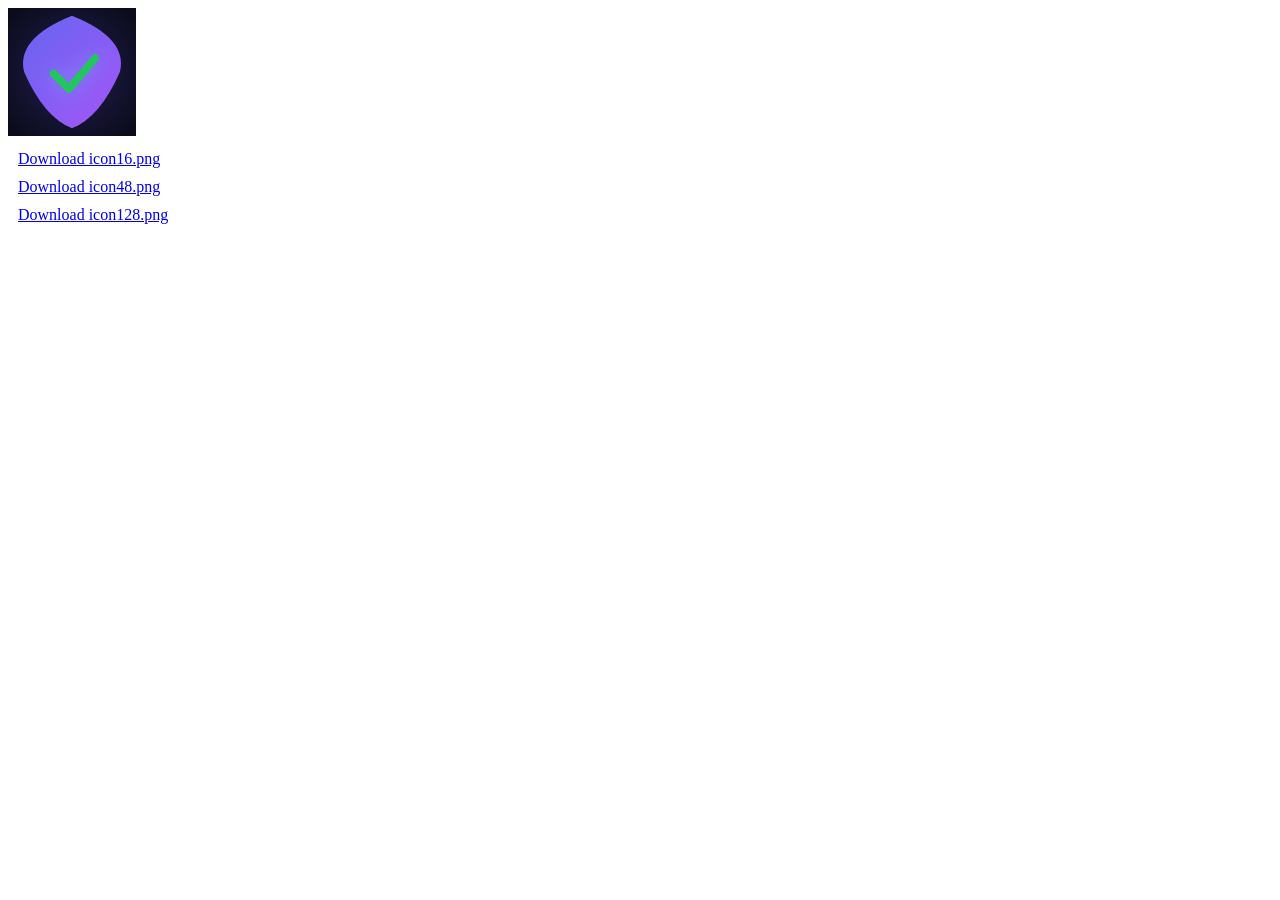
<file: browser extension reddit X/assets/generate_icons.html>
<!DOCTYPE html>
<html>
<head><title>Icon Generator</title></head>
<body>
<canvas id="c"></canvas>
<script>
function generateIcon(size) {
  const canvas = document.getElementById('c');
  canvas.width = size;
  canvas.height = size;
  const ctx = canvas.getContext('2d');

  // Background circle
  const cx = size / 2, cy = size / 2, r = size * 0.44;

  // Radial glow
  const bg = ctx.createRadialGradient(cx, cy, r * 0.2, cx, cy, r * 1.5);
  bg.addColorStop(0, '#1e1b4b');
  bg.addColorStop(1, '#0a0c1a');
  ctx.fillStyle = bg;
  ctx.fillRect(0, 0, size, size);

  // Shield body
  const gradient = ctx.createLinearGradient(cx - r, cy - r, cx + r, cy + r);
  gradient.addColorStop(0, '#6366f1');
  gradient.addColorStop(1, '#a855f7');

  ctx.beginPath();
  ctx.moveTo(cx, cy - r);
  ctx.quadraticCurveTo(cx + r, cy - r * 0.6, cx + r * 0.85, cy);
  ctx.quadraticCurveTo(cx + r * 0.5, cy + r * 0.8, cx, cy + r);
  ctx.quadraticCurveTo(cx - r * 0.5, cy + r * 0.8, cx - r * 0.85, cy);
  ctx.quadraticCurveTo(cx - r, cy - r * 0.6, cx, cy - r);
  ctx.closePath();
  ctx.fillStyle = gradient;
  ctx.fill();

  // Inner glow
  ctx.shadowColor = '#818cf8';
  ctx.shadowBlur = size * 0.15;

  // Checkmark
  const s = size * 0.12;
  ctx.beginPath();
  ctx.moveTo(cx - s * 1.2, cy + s * 0.1);
  ctx.lineTo(cx - s * 0.2, cy + s * 1.1);
  ctx.lineTo(cx + s * 1.5, cy - s * 0.9);
  ctx.strokeStyle = '#22c55e';
  ctx.lineWidth = Math.max(2, size * 0.06);
  ctx.lineCap = 'round';
  ctx.lineJoin = 'round';
  ctx.stroke();

  ctx.shadowBlur = 0;

  return canvas.toDataURL('image/png');
}

// Generate all sizes
[16, 48, 128].forEach(size => {
  const dataUrl = generateIcon(size);
  const link = document.createElement('a');
  link.download = `icon${size}.png`;
  link.href = dataUrl;
  link.textContent = `Download icon${size}.png`;
  link.style.display = 'block';
  link.style.margin = '10px';
  document.body.appendChild(link);
});
</script>
</body>
</html>
</file>
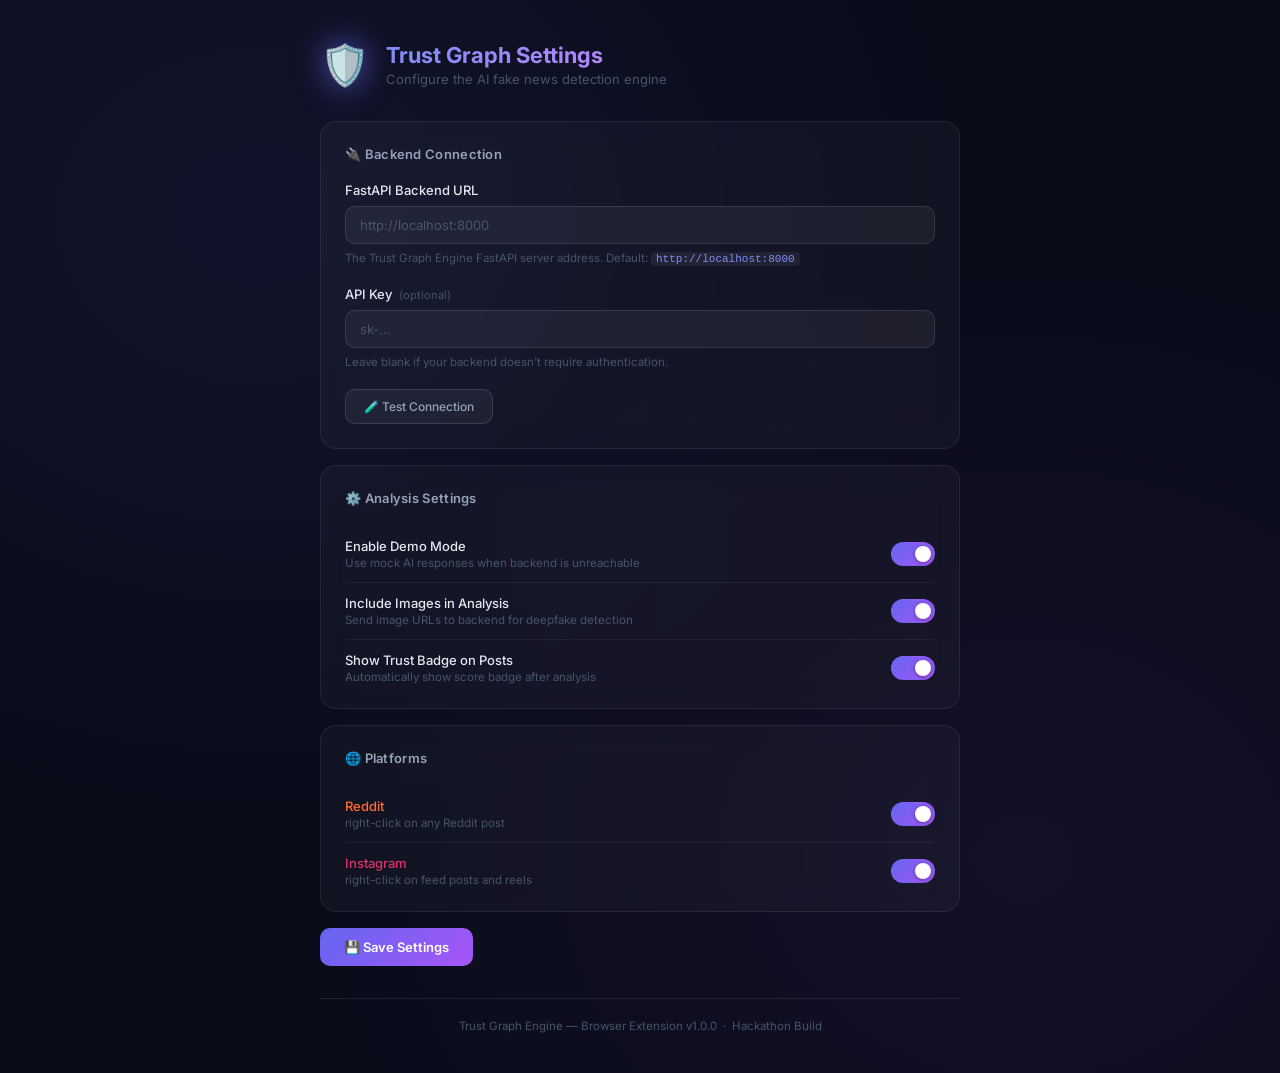
<file: browser extension reddit X/options/options.html>
<!DOCTYPE html>
<html lang="en">
<head>
  <meta charset="UTF-8" />
  <meta name="viewport" content="width=device-width, initial-scale=1.0" />
  <title>Trust Graph — Settings</title>
  <link rel="stylesheet" href="options.css" />
</head>
<body>
  <div id="app">

    <header id="options-header">
      <span id="header-logo">🛡️</span>
      <div>
        <h1>Trust Graph Settings</h1>
        <p>Configure the AI fake news detection engine</p>
      </div>
    </header>

    <main id="options-main">

      <!-- Backend Configuration -->
      <section class="options-card">
        <h2 class="card-title">🔌 Backend Connection</h2>

        <div class="field-group">
          <label for="api-url">FastAPI Backend URL</label>
          <input type="url" id="api-url" placeholder="http://localhost:8000" />
          <p class="field-hint">The Trust Graph Engine FastAPI server address. Default: <code>http://localhost:8000</code></p>
        </div>

        <div class="field-group">
          <label for="api-key">API Key <span class="optional">(optional)</span></label>
          <input type="password" id="api-key" placeholder="sk-…" />
          <p class="field-hint">Leave blank if your backend doesn't require authentication.</p>
        </div>

        <div id="connection-status" class="status-row hidden">
          <span id="status-icon"></span>
          <span id="status-text"></span>
        </div>

        <button id="btn-test" class="btn-secondary">🧪 Test Connection</button>
      </section>

      <!-- Analysis Settings -->
      <section class="options-card">
        <h2 class="card-title">⚙️ Analysis Settings</h2>

        <div class="toggle-row">
          <div>
            <span class="toggle-label">Enable Demo Mode</span>
            <span class="toggle-sub">Use mock AI responses when backend is unreachable</span>
          </div>
          <label class="toggle-switch">
            <input type="checkbox" id="demo-mode" checked />
            <span class="toggle-slider"></span>
          </label>
        </div>

        <div class="toggle-row">
          <div>
            <span class="toggle-label">Include Images in Analysis</span>
            <span class="toggle-sub">Send image URLs to backend for deepfake detection</span>
          </div>
          <label class="toggle-switch">
            <input type="checkbox" id="include-images" checked />
            <span class="toggle-slider"></span>
          </label>
        </div>

        <div class="toggle-row">
          <div>
            <span class="toggle-label">Show Trust Badge on Posts</span>
            <span class="toggle-sub">Automatically show score badge after analysis</span>
          </div>
          <label class="toggle-switch">
            <input type="checkbox" id="show-badge" checked />
            <span class="toggle-slider"></span>
          </label>
        </div>
      </section>

      <!-- Platform Settings -->
      <section class="options-card">
        <h2 class="card-title">🌐 Platforms</h2>

        <div class="toggle-row">
          <div>
            <span class="toggle-label reddit-label">Reddit</span>
            <span class="toggle-sub">right-click on any Reddit post</span>
          </div>
          <label class="toggle-switch">
            <input type="checkbox" id="enable-reddit" checked />
            <span class="toggle-slider"></span>
          </label>
        </div>

        <div class="toggle-row">
          <div>
            <span class="toggle-label instagram-label">Instagram</span>
            <span class="toggle-sub">right-click on feed posts and reels</span>
          </div>
          <label class="toggle-switch">
            <input type="checkbox" id="enable-instagram" checked />
            <span class="toggle-slider"></span>
          </label>
        </div>
      </section>

      <!-- Save button -->
      <div id="save-row">
        <button id="btn-save" class="btn-primary">💾 Save Settings</button>
        <span id="save-feedback" class="save-feedback hidden">✅ Saved!</span>
      </div>

    </main>

    <footer id="options-footer">
      Trust Graph Engine — Browser Extension v1.0.0 &nbsp;·&nbsp; Hackathon Build
    </footer>
  </div>

  <script src="options.js"></script>
</body>
</html>
</file>
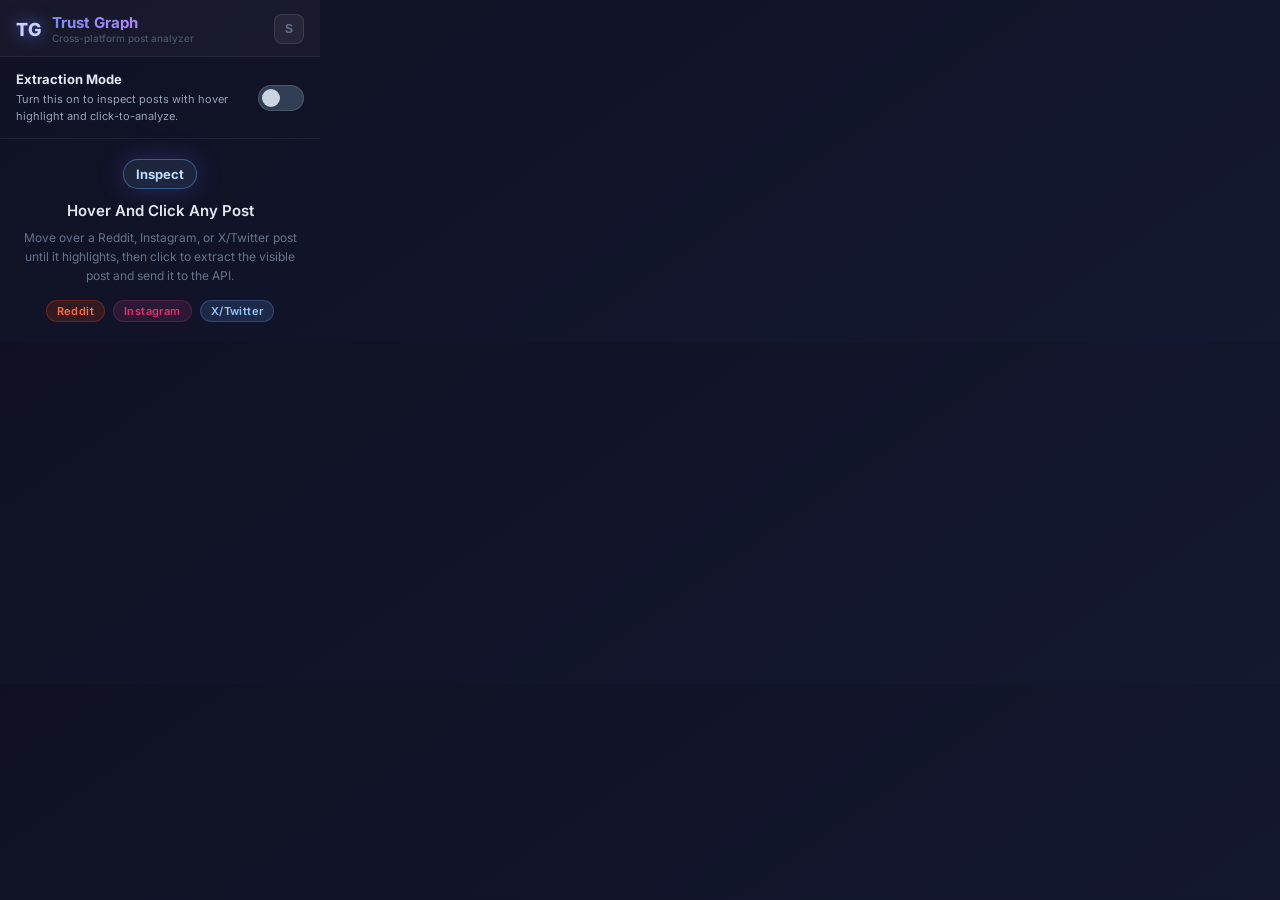
<file: browser extension reddit X/popup/popup.html>
<!DOCTYPE html>
<html lang="en">
<head>
  <meta charset="UTF-8" />
  <meta name="viewport" content="width=device-width, initial-scale=1.0" />
  <title>Trust Graph</title>
  <link rel="stylesheet" href="popup.css" />
  <script src="3d-force-graph.min.js"></script>
</head>
<body>
  <div id="app">
    <header id="popup-header">
      <div id="logo-wrap">
        <span id="logo-icon">TG</span>
        <div>
          <h1 id="app-title">Trust Graph</h1>
          <p id="app-sub">Cross-platform post analyzer</p>
        </div>
      </div>
      <button id="btn-settings" title="Settings">S</button>
    </header>

    <section id="mode-card" class="state-section">
      <div id="mode-copy">
        <h2 id="mode-title">Extraction Mode</h2>
        <p id="mode-subtitle">Turn this on to inspect posts with hover highlight and click-to-analyze.</p>
      </div>
      <label class="toggle-switch" for="toggle-extraction-mode">
        <input type="checkbox" id="toggle-extraction-mode" />
        <span class="toggle-slider"></span>
      </label>
    </section>

    <section id="state-idle" class="state-section">
      <div id="idle-icon">Inspect</div>
      <h2>Hover And Click Any Post</h2>
      <p>Move over a Reddit, Instagram, or X/Twitter post until it highlights, then click to extract the visible post and send it to the API.</p>
      <div id="supported-sites">
        <span class="site-chip reddit">Reddit</span>
        <span class="site-chip instagram">Instagram</span>
        <span class="site-chip x">X/Twitter</span>
      </div>
    </section>

    <section id="state-result" class="state-section hidden">
      <div id="result-header">
        <span id="result-platform-badge"></span>
        <span id="result-time"></span>
      </div>

      <div id="result-score-row">
        <div id="result-ring-wrap">
          <svg viewBox="0 0 80 80" id="result-ring-svg">
            <circle cx="40" cy="40" r="32" class="ring-bg"/>
            <circle cx="40" cy="40" r="32" class="ring-fill" id="result-ring-circle"
              stroke-dasharray="201" stroke-dashoffset="201"/>
          </svg>
          <span id="result-score-num">0</span>
        </div>
        <div id="result-info">
          <span id="result-verdict-chip" class="verdict-chip"></span>
          <p id="result-summary-title"></p>
          <p id="result-url"></p>
        </div>
      </div>

      <div id="result-meta"></div>
      <p id="result-explanation"></p>

      <!-- 3D Propagation Visualization -->
      <div id="visualization-section">
        <h3 id="result-vis-title">Live OSINT Propagation Graph</h3>
        <div id="3d-graph-container"></div>
      </div>

      <div id="result-reactions-section" class="hidden">
        <div id="result-reactions-header">
          <h3 id="result-reactions-title">Platform Reactions</h3>
        </div>
        <div id="result-reactions-list"></div>
      </div>

      <div id="result-payload-section">
        <div id="result-payload-header">
          <h3 id="result-payload-title">Extracted Data</h3>
          <button id="btn-copy-payload" type="button">Copy JSON</button>
        </div>
        <pre id="result-payload">(no extracted payload saved yet)</pre>
      </div>

      <div id="result-bars">
        <div class="mini-bar-row">
          <span>Authenticity</span>
          <div class="mini-bar-bg"><div class="mini-bar-fill" id="bar-auth"></div></div>
          <span id="val-auth">0</span>
        </div>
        <div class="mini-bar-row">
          <span>Context</span>
          <div class="mini-bar-bg"><div class="mini-bar-fill" id="bar-ctx"></div></div>
          <span id="val-ctx">0</span>
        </div>
        <div class="mini-bar-row">
          <span>Source</span>
          <div class="mini-bar-bg"><div class="mini-bar-fill" id="bar-src"></div></div>
          <span id="val-src">0</span>
        </div>
      </div>

      <button id="btn-analyze-again">Analyze Another Post</button>
    </section>
  </div>
  <script src="popup.js"></script>
</body>
</html>
</file>
<file: browser extension reddit X/options/options.css>
/* ============================================================
   Trust Graph — Options Page Styles
   ============================================================ */

@import url('https://fonts.googleapis.com/css2?family=Inter:wght@400;500;600;700&display=swap');

*, *::before, *::after { box-sizing: border-box; margin: 0; padding: 0; }

:root {
  --bg-base:    #0a0c1a;
  --bg-card:    rgba(255,255,255,0.03);
  --border:     rgba(255,255,255,0.08);
  --indigo:     #6366f1;
  --purple:     #a855f7;
  --text-1:     #e2e8f0;
  --text-2:     #94a3b8;
  --text-3:     #475569;
}

body {
  min-height: 100vh;
  background: var(--bg-base);
  background-image:
    radial-gradient(ellipse at 20% 20%, rgba(99,102,241,0.08) 0%, transparent 50%),
    radial-gradient(ellipse at 80% 80%, rgba(168,85,247,0.06) 0%, transparent 50%);
  color: var(--text-1);
  font-family: 'Inter', sans-serif;
  font-size: 14px;
}

#app {
  max-width: 680px;
  margin: 0 auto;
  padding: 40px 20px;
}

/* ── Header ─────────────────────────────────────────────────── */
#options-header {
  display: flex;
  align-items: center;
  gap: 16px;
  margin-bottom: 32px;
}

#header-logo {
  font-size: 40px;
  filter: drop-shadow(0 0 16px rgba(99,102,241,0.8));
}

#options-header h1 {
  font-size: 22px;
  font-weight: 700;
  background: linear-gradient(90deg, #818cf8, #c084fc);
  -webkit-background-clip: text;
  background-clip: text;
  -webkit-text-fill-color: transparent;
  margin-bottom: 3px;
}

#options-header p {
  font-size: 13px;
  color: var(--text-3);
}

/* ── Cards ───────────────────────────────────────────────────── */
.options-card {
  background: var(--bg-card);
  border: 1px solid var(--border);
  border-radius: 16px;
  padding: 24px;
  margin-bottom: 16px;
  backdrop-filter: blur(12px);
  transition: border-color 0.2s;
}

.options-card:hover { border-color: rgba(99,102,241,0.2); }

.card-title {
  font-size: 13px;
  font-weight: 600;
  color: var(--text-2);
  margin-bottom: 20px;
  letter-spacing: 0.3px;
}

/* ── Fields ──────────────────────────────────────────────────── */
.field-group { margin-bottom: 18px; }
.field-group:last-child { margin-bottom: 0; }

.field-group label {
  display: block;
  font-size: 13px;
  font-weight: 500;
  color: var(--text-1);
  margin-bottom: 8px;
}

.optional {
  font-size: 11px;
  color: var(--text-3);
  font-weight: 400;
  margin-left: 4px;
}

.field-group input[type="url"],
.field-group input[type="password"] {
  width: 100%;
  padding: 10px 14px;
  background: rgba(255,255,255,0.05);
  border: 1px solid rgba(255,255,255,0.1);
  border-radius: 10px;
  color: var(--text-1);
  font-family: 'Inter', sans-serif;
  font-size: 13px;
  outline: none;
  transition: border-color 0.2s, box-shadow 0.2s;
}

.field-group input:focus {
  border-color: rgba(99,102,241,0.6);
  box-shadow: 0 0 0 3px rgba(99,102,241,0.15);
}

.field-group input::placeholder { color: var(--text-3); }

.field-hint {
  font-size: 11.5px;
  color: var(--text-3);
  margin-top: 6px;
  line-height: 1.5;
}

.field-hint code {
  background: rgba(255,255,255,0.06);
  padding: 1px 5px;
  border-radius: 4px;
  font-family: 'Fira Code', monospace;
  font-size: 11px;
  color: #818cf8;
}

/* ── Connection Status ───────────────────────────────────────── */
.status-row {
  display: flex;
  align-items: center;
  gap: 8px;
  padding: 8px 12px;
  border-radius: 8px;
  margin-bottom: 12px;
  font-size: 12px;
  font-weight: 500;
}

.status-row.success { background: rgba(34,197,94,0.1);  border: 1px solid rgba(34,197,94,0.2);  color: #22c55e; }
.status-row.error   { background: rgba(239,68,68,0.1);  border: 1px solid rgba(239,68,68,0.2);  color: #ef4444; }
.status-row.loading { background: rgba(99,102,241,0.1); border: 1px solid rgba(99,102,241,0.2); color: #818cf8; }

/* ── Toggles ─────────────────────────────────────────────────── */
.toggle-row {
  display: flex;
  align-items: center;
  justify-content: space-between;
  padding: 12px 0;
  border-bottom: 1px solid rgba(255,255,255,0.05);
}
.toggle-row:last-child { border-bottom: none; padding-bottom: 0; }

.toggle-label {
  display: block;
  font-size: 13px;
  font-weight: 500;
  color: var(--text-1);
  margin-bottom: 2px;
}
.toggle-label.reddit-label    { color: #ff6b35; }
.toggle-label.instagram-label { color: #e1306c; }

.toggle-sub {
  display: block;
  font-size: 11.5px;
  color: var(--text-3);
}

.toggle-switch {
  position: relative;
  display: inline-block;
  width: 44px;
  height: 24px;
  flex-shrink: 0;
  margin-left: 16px;
}

.toggle-switch input { opacity: 0; width: 0; height: 0; }

.toggle-slider {
  position: absolute;
  inset: 0;
  background: rgba(255,255,255,0.1);
  border: 1px solid rgba(255,255,255,0.15);
  border-radius: 24px;
  cursor: pointer;
  transition: background 0.25s;
}

.toggle-slider::before {
  content: '';
  position: absolute;
  left: 3px; top: 3px;
  width: 16px; height: 16px;
  background: white;
  border-radius: 50%;
  transition: transform 0.25s;
  box-shadow: 0 1px 4px rgba(0,0,0,0.4);
}

.toggle-switch input:checked + .toggle-slider {
  background: linear-gradient(135deg, var(--indigo), var(--purple));
  border-color: transparent;
}

.toggle-switch input:checked + .toggle-slider::before {
  transform: translateX(20px);
}

/* ── Buttons ─────────────────────────────────────────────────── */
.btn-primary {
  padding: 11px 24px;
  background: linear-gradient(135deg, var(--indigo), var(--purple));
  border: none;
  border-radius: 10px;
  color: white;
  font-family: 'Inter', sans-serif;
  font-size: 13px;
  font-weight: 600;
  cursor: pointer;
  transition: opacity 0.2s, transform 0.15s;
}
.btn-primary:hover { opacity: 0.9; transform: translateY(-1px); }
.btn-primary:active { transform: translateY(0); }

.btn-secondary {
  padding: 9px 18px;
  background: rgba(255,255,255,0.05);
  border: 1px solid rgba(255,255,255,0.12);
  border-radius: 10px;
  color: var(--text-2);
  font-family: 'Inter', sans-serif;
  font-size: 12px;
  font-weight: 500;
  cursor: pointer;
  transition: all 0.2s;
}
.btn-secondary:hover { background: rgba(99,102,241,0.1); color: #818cf8; border-color: rgba(99,102,241,0.3); }

/* ── Save Row ────────────────────────────────────────────────── */
#save-row {
  display: flex;
  align-items: center;
  gap: 14px;
  margin-top: 8px;
}

.save-feedback {
  font-size: 13px;
  color: #22c55e;
  font-weight: 500;
  animation: fade-in 0.3s ease;
}

@keyframes fade-in {
  from { opacity: 0; transform: translateY(-4px); }
  to   { opacity: 1; transform: translateY(0); }
}

/* ── Footer ──────────────────────────────────────────────────── */
#options-footer {
  text-align: center;
  font-size: 11.5px;
  color: var(--text-3);
  margin-top: 32px;
  padding-top: 20px;
  border-top: 1px solid var(--border);
}

.hidden { display: none !important; }
</file>
<file: browser extension reddit X/popup/popup.css>
/* ============================================================
   Trust Graph - Toolbar Popup Styles
   ============================================================ */

@import url('https://fonts.googleapis.com/css2?family=Inter:wght@400;500;600;700&display=swap');

*, *::before, *::after { box-sizing: border-box; margin: 0; padding: 0; }

body {
  width: 320px;
  min-height: 200px;
  max-height: 640px;
  background: linear-gradient(145deg, #0f1123, #141830);
  color: #e2e8f0;
  font-family: 'Inter', sans-serif;
  font-size: 13px;
  overflow-y: auto;
  overflow-x: hidden;
}

#app { display: flex; flex-direction: column; }

#popup-header {
  display: flex;
  align-items: center;
  justify-content: space-between;
  padding: 14px 16px 12px;
  border-bottom: 1px solid rgba(255,255,255,0.07);
  background: rgba(255,255,255,0.03);
}

#logo-wrap {
  display: flex;
  align-items: center;
  gap: 10px;
}

#logo-icon {
  font-size: 18px;
  font-weight: 800;
  letter-spacing: 0.06em;
  color: #c7d2fe;
  filter: drop-shadow(0 0 8px rgba(99,102,241,0.9));
}

#app-title {
  font-size: 15px;
  font-weight: 700;
  background: linear-gradient(90deg, #818cf8, #c084fc);
  -webkit-background-clip: text;
  background-clip: text;
  -webkit-text-fill-color: transparent;
  line-height: 1;
  margin-bottom: 2px;
}

#app-sub {
  font-size: 10px;
  color: #475569;
  font-weight: 500;
}

#btn-settings {
  background: rgba(255,255,255,0.06);
  border: 1px solid rgba(255,255,255,0.1);
  color: #64748b;
  width: 30px;
  height: 30px;
  border-radius: 8px;
  cursor: pointer;
  font-size: 12px;
  font-weight: 700;
  display: flex;
  align-items: center;
  justify-content: center;
  transition: all 0.2s;
}
#btn-settings:hover { background: rgba(99,102,241,0.15); color: #818cf8; }

.state-section { padding: 20px 16px; }
.hidden { display: none !important; }

#mode-card {
  display: flex;
  align-items: center;
  justify-content: space-between;
  gap: 12px;
  padding-top: 14px;
  padding-bottom: 14px;
  border-bottom: 1px solid rgba(255,255,255,0.06);
}

#mode-copy {
  flex: 1;
}

#mode-title {
  font-size: 13px;
  font-weight: 700;
  color: #e2e8f0;
  margin-bottom: 4px;
}

#mode-subtitle {
  font-size: 11px;
  line-height: 1.5;
  color: #94a3b8;
}

.toggle-switch {
  position: relative;
  width: 46px;
  height: 26px;
  flex-shrink: 0;
  display: inline-flex;
}

.toggle-switch input {
  opacity: 0;
  width: 0;
  height: 0;
}

.toggle-slider {
  position: absolute;
  inset: 0;
  border-radius: 999px;
  background: rgba(51, 65, 85, 0.95);
  border: 1px solid rgba(148,163,184,0.25);
  transition: all 0.2s ease;
  cursor: pointer;
}

.toggle-slider::before {
  content: '';
  position: absolute;
  width: 18px;
  height: 18px;
  left: 3px;
  top: 3px;
  border-radius: 50%;
  background: #cbd5e1;
  transition: transform 0.2s ease, background 0.2s ease;
}

.toggle-switch input:checked + .toggle-slider {
  background: rgba(37, 99, 235, 0.9);
  border-color: rgba(96,165,250,0.55);
}

.toggle-switch input:checked + .toggle-slider::before {
  transform: translateX(20px);
  background: #eff6ff;
}

#state-idle { text-align: center; }

#idle-icon {
  display: inline-flex;
  align-items: center;
  justify-content: center;
  min-width: 72px;
  padding: 6px 12px;
  font-size: 13px;
  font-weight: 700;
  margin-bottom: 12px;
  color: #bfdbfe;
  border: 1px solid rgba(96,165,250,0.45);
  border-radius: 999px;
  background: rgba(30,41,59,0.75);
  filter: drop-shadow(0 0 12px rgba(99,102,241,0.35));
}

#state-idle h2 {
  font-size: 15px;
  font-weight: 600;
  color: #e2e8f0;
  margin-bottom: 8px;
}

#state-idle p {
  font-size: 12px;
  color: #64748b;
  line-height: 1.6;
  margin-bottom: 14px;
}

#supported-sites {
  display: flex;
  justify-content: center;
  gap: 8px;
  flex-wrap: wrap;
}

.site-chip {
  font-size: 11px;
  font-weight: 600;
  padding: 3px 10px;
  border-radius: 100px;
  letter-spacing: 0.4px;
}
.site-chip.reddit { background: rgba(255,69,0,0.15); color: #ff6b35; border: 1px solid rgba(255,69,0,0.25); }
.site-chip.instagram { background: rgba(193,53,132,0.15); color: #e1306c; border: 1px solid rgba(193,53,132,0.25); }
.site-chip.x { background: rgba(96,165,250,0.15); color: #93c5fd; border: 1px solid rgba(96,165,250,0.25); }

#result-header {
  display: flex;
  justify-content: space-between;
  align-items: center;
  margin-bottom: 14px;
}

#result-time { font-size: 10px; color: #475569; }

.verdict-chip {
  display: inline-flex;
  align-items: center;
  gap: 4px;
  font-size: 10px;
  font-weight: 700;
  padding: 3px 8px;
  border-radius: 100px;
  letter-spacing: 0.5px;
}
.verdict-chip.trusted { background: rgba(34,197,94,0.15); color: #22c55e; border: 1px solid rgba(34,197,94,0.3); }
.verdict-chip.uncertain { background: rgba(245,158,11,0.15); color: #f59e0b; border: 1px solid rgba(245,158,11,0.3); }
.verdict-chip.suspicious { background: rgba(239,68,68,0.15); color: #ef4444; border: 1px solid rgba(239,68,68,0.3); }

#result-score-row {
  display: flex;
  align-items: center;
  gap: 14px;
  margin-bottom: 14px;
}

#result-ring-wrap {
  position: relative;
  width: 72px;
  height: 72px;
  flex-shrink: 0;
}

#result-ring-svg {
  width: 72px;
  height: 72px;
  transform: rotate(-90deg);
}

.ring-bg { fill: none; stroke: rgba(255,255,255,0.07); stroke-width: 8; }
.ring-fill {
  fill: none;
  stroke: #818cf8;
  stroke-width: 8;
  stroke-linecap: round;
  filter: drop-shadow(0 0 5px #818cf8);
  transition: stroke-dashoffset 0.8s ease;
}

#result-score-num {
  position: absolute;
  inset: 0;
  display: flex;
  align-items: center;
  justify-content: center;
  font-size: 18px;
  font-weight: 700;
}

#result-info { flex: 1; }

#result-summary-title {
  font-size: 12px;
  color: #e2e8f0;
  font-weight: 600;
  line-height: 1.35;
  margin-top: 8px;
}

#result-url {
  font-size: 10px;
  color: #475569;
  word-break: break-all;
  margin-top: 6px;
  line-height: 1.4;
}

#result-meta {
  display: flex;
  flex-wrap: wrap;
  gap: 6px;
  margin-bottom: 12px;
}

.result-meta-pill {
  padding: 4px 8px;
  border-radius: 999px;
  background: rgba(30,41,59,0.75);
  border: 1px solid rgba(148,163,184,0.18);
  color: #cbd5e1;
  font-size: 10px;
  line-height: 1;
}

#result-explanation {
  font-size: 11.5px;
  color: #94a3b8;
  line-height: 1.6;
  margin-bottom: 14px;
}

#result-reactions-section {
  margin-bottom: 14px;
  padding: 10px;
  border: 1px solid rgba(255,255,255,0.08);
  border-radius: 10px;
  background: rgba(15, 23, 42, 0.55);
}

#result-reactions-header {
  display: flex;
  align-items: center;
  justify-content: space-between;
  gap: 8px;
  margin-bottom: 8px;
}

#result-reactions-title {
  font-size: 11px;
  font-weight: 700;
  color: #cbd5e1;
}

#result-reactions-list {
  display: flex;
  flex-direction: column;
  gap: 8px;
}

.reaction-card {
  padding: 8px;
  border-radius: 10px;
  background: rgba(30,41,59,0.72);
  border: 1px solid rgba(148,163,184,0.12);
}

.reaction-card-header {
  display: flex;
  align-items: baseline;
  justify-content: space-between;
  gap: 8px;
  margin-bottom: 6px;
}

.reaction-card-type {
  font-size: 11px;
  font-weight: 700;
  color: #e2e8f0;
  text-transform: capitalize;
}

.reaction-card-count {
  font-size: 11px;
  color: #7dd3fc;
  font-weight: 700;
}

.reaction-users {
  display: flex;
  flex-wrap: wrap;
  gap: 6px;
}

.reaction-user-pill {
  padding: 4px 7px;
  border-radius: 999px;
  background: rgba(14, 165, 233, 0.12);
  border: 1px solid rgba(125,211,252,0.18);
  color: #bae6fd;
  font-size: 10px;
  line-height: 1;
}

.reaction-empty {
  font-size: 10px;
  color: #64748b;
}

#result-payload-section {
  margin-bottom: 14px;
  padding: 10px;
  border: 1px solid rgba(255,255,255,0.08);
  border-radius: 10px;
  background: rgba(15, 23, 42, 0.55);
}

#result-payload-header {
  display: flex;
  align-items: center;
  justify-content: space-between;
  gap: 8px;
  margin-bottom: 8px;
}

#result-payload-title {
  font-size: 11px;
  font-weight: 700;
  color: #cbd5e1;
}

#btn-copy-payload {
  padding: 4px 8px;
  border-radius: 8px;
  border: 1px solid rgba(129,140,248,0.35);
  background: rgba(99,102,241,0.15);
  color: #c7d2fe;
  font-family: 'Inter', sans-serif;
  font-size: 10px;
  font-weight: 600;
  cursor: pointer;
}

#result-payload {
  max-height: 180px;
  overflow: auto;
  white-space: pre-wrap;
  word-break: break-word;
  font-size: 10px;
  line-height: 1.45;
  color: #bfdbfe;
  font-family: Consolas, 'Courier New', monospace;
}

#result-bars { display: flex; flex-direction: column; gap: 7px; margin-bottom: 16px; }

.mini-bar-row {
  display: flex;
  align-items: center;
  gap: 8px;
  font-size: 11px;
  color: #64748b;
}

.mini-bar-row > span:first-child { width: 76px; flex-shrink: 0; }
.mini-bar-row > span:last-child { width: 22px; text-align: right; color: #94a3b8; font-weight: 600; }

.mini-bar-bg { flex: 1; height: 5px; background: rgba(255,255,255,0.07); border-radius: 100px; overflow: hidden; }
.mini-bar-fill { height: 100%; background: linear-gradient(90deg, #6366f1, #a855f7); border-radius: 100px; transition: width 0.8s ease; }

#btn-analyze-again {
  width: 100%;
  padding: 9px;
  background: linear-gradient(135deg, rgba(99,102,241,0.2), rgba(168,85,247,0.2));
  border: 1px solid rgba(99,102,241,0.3);
  border-radius: 10px;
  color: #818cf8;
  font-family: 'Inter', sans-serif;
  font-size: 12px;
  font-weight: 600;
  cursor: pointer;
  transition: all 0.2s;
}
#btn-analyze-again:hover {
  background: linear-gradient(135deg, rgba(99,102,241,0.3), rgba(168,85,247,0.3));
  color: #a5b4fc;
}

#visualization-section {
  margin-bottom: 14px;
  padding: 10px;
  border: 1px solid rgba(255,255,255,0.08);
  border-radius: 10px;
  background: rgba(15, 23, 42, 0.55);
}

#result-vis-title {
  font-size: 11px;
  font-weight: 700;
  color: #cbd5e1;
  margin-bottom: 8px;
}

#3d-graph-container {
  width: 100%;
  height: 250px;
  background: radial-gradient(circle at center, #1e293b 0%, #0f172a 100%);
  border-radius: 6px;
  overflow: hidden;
  border: 1px solid rgba(148,163,184,0.12);
  box-shadow: inset 0 0 20px rgba(0,0,0,0.5);
}
</file>
